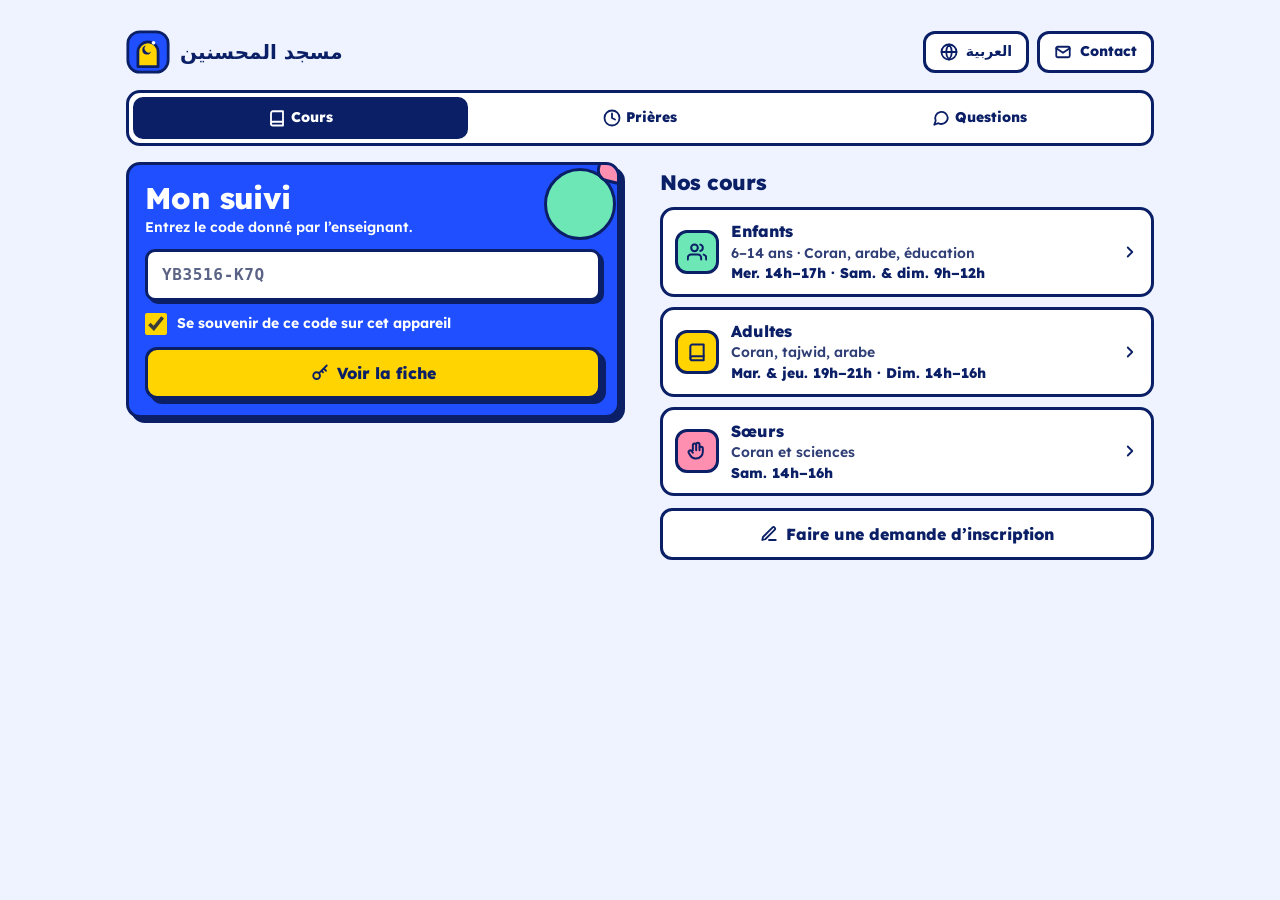
<file: index.html>
<!doctype html>
<html lang="fr">
<head>
<meta charset="utf-8">
<meta name="viewport" content="width=device-width, initial-scale=1, viewport-fit=cover">
<title>Suivi</title>
<meta name="description" content="Suivi pédagogique : Coran, Langue & Religion, assiduité. Les parents consultent la fiche avec un simple code.">
<meta name="theme-color" content="#1F4FFF">
<meta name="apple-mobile-web-app-capable" content="yes">
<meta name="apple-mobile-web-app-status-bar-style" content="default">
<meta name="apple-mobile-web-app-title" content="Suivi">
<link rel="manifest" href="manifest.webmanifest">
<link rel="icon" href="icons/icon-192.png">
<link rel="apple-touch-icon" href="icons/apple-touch-icon.png">
<link rel="preconnect" href="https://fonts.googleapis.com">
<link rel="preconnect" href="https://fonts.gstatic.com" crossorigin>
<link href="https://fonts.googleapis.com/css2?family=Lexend:wght@400;500;600;700;800&family=Cairo:wght@500;600;700;800&display=swap" rel="stylesheet">
<link rel="stylesheet" href="css/app.css">
<link href="https://fonts.googleapis.com/css2?family=Inter:wght@400;500;600;700&display=swap" rel="stylesheet">
<link rel="stylesheet" href="css/q.css">
</head>
<body>
<div id="app"><div class="page"><p>Chargement…</p></div></div>
<noscript><div class="page"><p>Cette application a besoin de JavaScript.</p></div></noscript>
<script type="module" src="js/app.js"></script>
</body>
</html>
</file>
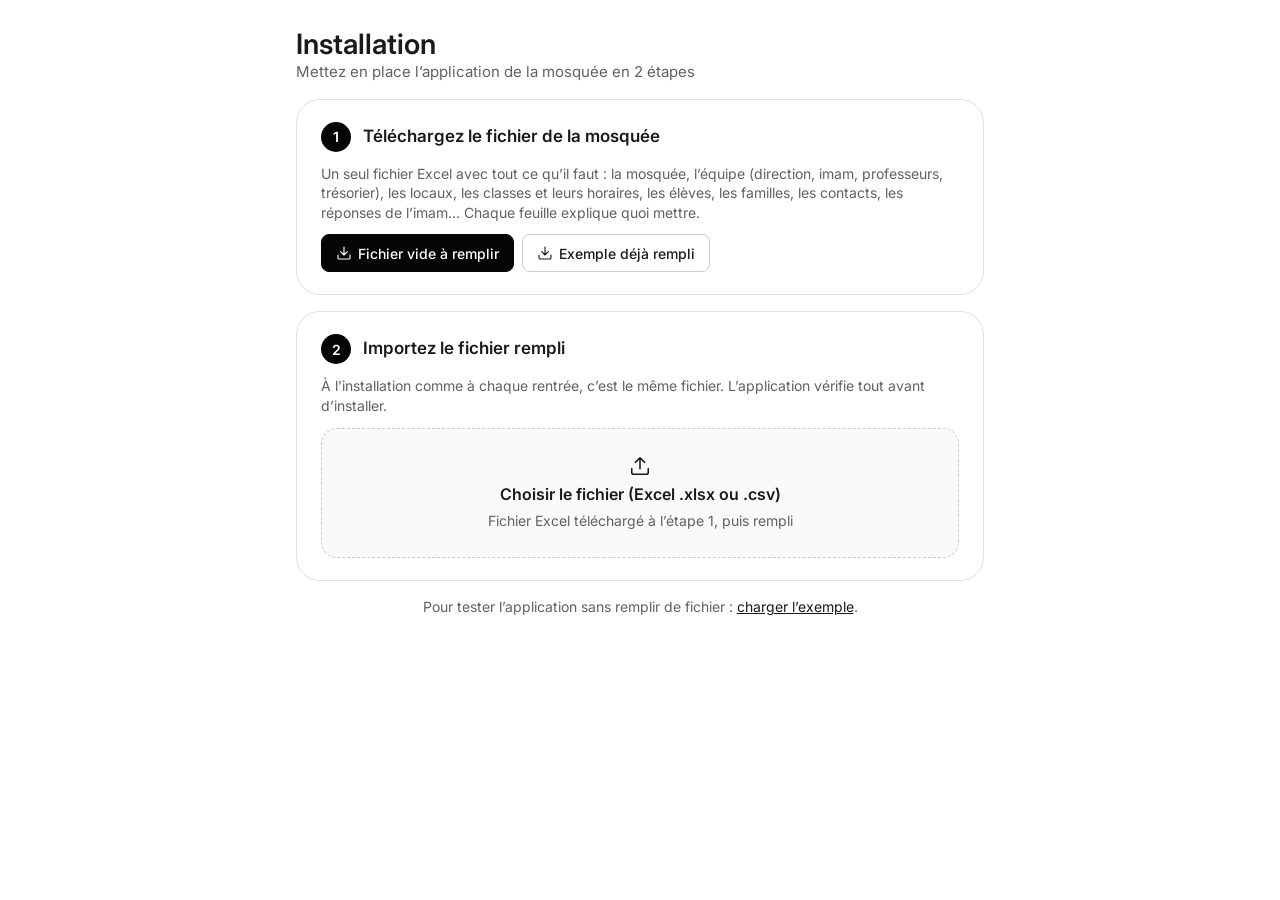
<file: connexion/index.html>
<!doctype html>
<html lang="fr">
<head>
<meta charset="utf-8">
<meta name="robots" content="noindex, nofollow">
<meta name="viewport" content="width=device-width, initial-scale=1">
<title>Connexion · équipe</title>
<script>location.replace('../#/login');</script>
</head>
<body><p><a href="../#/login">Aller à la connexion de l’équipe</a></p></body>
</html>
</file>
<file: css/app.css>
/* Suivi — thème C5 « Pastille Pop » */
:root{
  --ink:#0B1F66; --muted:#2F3E75; --primary:#1F4FFF; --onprimary:#FFFFFF;
  --yellow:#FFD400; --blue2:#9DB5FF; --pink:#FF8FB1; --mint:#6EE7B7;
  --surface:#FFFFFF; --field:#F4F7FF; --bg:#EEF3FF; --hi:#FFF6BF; --neutral:#EEF2FF;
  --present:#6EE7B7; --onpresent:#053B2A; --absent:#FF5A5F; --onabsent:#2B0001; --prev:#FFD400; --onprev:#0B1F66;
  --v:#1F4FFF; --onv:#FFFFFF; --c:#FFD400; --onc:#0B1F66; --n:#EEF2FF; --onn:#3D4E85;
  --bw:3px; --sh:5px 5px 0 var(--ink); --r:14px; --rb:12px; --ri:10px;
  --font:'Lexend',system-ui,-apple-system,'Segoe UI',sans-serif;
}
*{box-sizing:border-box}
html{-webkit-text-size-adjust:100%}
body{margin:0;font-family:var(--font);color:var(--ink);background:var(--bg);font-size:16px;line-height:1.4;min-height:100dvh}
a{color:var(--primary);font-weight:700}
a:hover{color:var(--ink)}
button,input,select,textarea{font:inherit;color:inherit}
:focus-visible{outline:3px solid var(--primary);outline-offset:2px}
h1,h2,h3{margin:0;letter-spacing:-.02em;font-weight:800}
h1{font-size:30px;line-height:1.1}
h2{font-size:21px}
h3{font-size:17px}
p{margin:0}
.mut{color:var(--muted)}
.small{font-size:13px}
.tiny{font-size:12px}
.b{font-weight:800}
.center{text-align:center}
.hide{display:none!important}
.sr{position:absolute;width:1px;height:1px;overflow:hidden;clip:rect(0 0 0 0);white-space:nowrap}

/* layout */
.page{max-width:1100px;margin:0 auto;padding:18px 16px 120px;display:flex;flex-direction:column;gap:16px}
.page.narrow{max-width:560px}
.row{display:flex;align-items:center;gap:12px}
.row.wrap{flex-wrap:wrap}
.row.between{justify-content:space-between}
.col{display:flex;flex-direction:column;gap:12px}
.grow{flex:1 1 auto;min-width:0}
.grid2{display:grid;grid-template-columns:repeat(2,minmax(0,1fr));gap:14px}
.grid3{display:grid;grid-template-columns:repeat(3,minmax(0,1fr));gap:10px}
.gridauto{display:grid;grid-template-columns:repeat(auto-fill,minmax(230px,1fr));gap:16px}
@media(max-width:520px){.grid2.stack{grid-template-columns:1fr}}

/* cards & buttons */
.ck{background:var(--surface);border:var(--bw) solid var(--ink);border-radius:var(--r);box-shadow:var(--sh)}
.ck.flat{box-shadow:none}
.pad{padding:16px}
.btn,.btn2,.btnd{min-height:52px;border:var(--bw) solid var(--ink);border-radius:var(--rb);font-size:16px;font-weight:800;cursor:pointer;display:inline-flex;align-items:center;justify-content:center;gap:8px;padding:0 20px;text-decoration:none;white-space:nowrap;transition:transform .06s,box-shadow .06s}
.btn{background:var(--primary);color:var(--onprimary);box-shadow:var(--sh)}
.btn2{background:var(--surface);color:var(--ink)}
.btnd{background:var(--surface);color:var(--ink);border-color:var(--absent)}
.btn:active{transform:translate(3px,3px);box-shadow:2px 2px 0 var(--ink)}
.btn:hover,.btn2:hover{color:inherit}
.btn:hover{color:var(--onprimary)}
.btn.y{background:var(--yellow);color:var(--ink)}
.full{width:100%}
.sm{min-height:42px;font-size:14px;padding:0 14px}
.ib{width:44px;height:44px;border-radius:999px;border:var(--bw) solid var(--ink);background:var(--surface);color:var(--ink);display:inline-flex;align-items:center;justify-content:center;cursor:pointer;flex-shrink:0;padding:0;text-decoration:none}
.ib.sm{width:38px;height:38px;min-height:0}
.pill{display:inline-flex;align-items:center;gap:6px;font-size:12px;font-weight:800;padding:4px 10px;border-radius:999px;white-space:nowrap;border:2px solid var(--ink)}
.av{border-radius:999px;border:var(--bw) solid var(--ink);display:inline-flex;align-items:center;justify-content:center;font-weight:800;flex-shrink:0;color:var(--ink)}
.sep{height:1px;background:var(--neutral);border:0;margin:0}

/* forms */
label.lbl,.lbl{font-size:14px;font-weight:700;display:block;margin-bottom:6px}
.inp{width:100%;min-height:52px;border:var(--bw) solid var(--ink);border-radius:var(--ri);background:var(--field);padding:0 14px;font-size:16px;font-weight:600;min-width:0}
textarea.inp{padding:12px 14px;min-height:96px;resize:vertical;line-height:1.45}
.inp[aria-invalid="true"]{border-color:var(--absent);background:#FFF1F1}
.check{display:flex;align-items:center;gap:10px;font-size:14px;font-weight:600;cursor:pointer}
.check input{width:22px;height:22px;accent-color:var(--primary);margin:0}
.field{display:flex;flex-direction:column}
.hint{font-size:12px;color:var(--muted);margin-top:4px;font-weight:600}
.err{background:#FFF1F1;border:var(--bw) solid var(--absent);border-radius:var(--r);padding:12px 14px;font-weight:700;font-size:14px}

/* segmented */
.seg{display:flex;gap:4px;padding:4px;border:var(--bw) solid var(--ink);border-radius:var(--r);background:var(--surface)}
.seg button,.seg a{flex:1 1 0;min-height:42px;border:0;border-radius:var(--ri);background:transparent;font-weight:800;font-size:14px;cursor:pointer;color:var(--ink);text-decoration:none;display:flex;align-items:center;justify-content:center;padding:0 8px;white-space:nowrap}
.seg .on{background:var(--ink);color:#fff}

/* top bar */
.top{display:flex;align-items:center;gap:12px;padding-top:6px}
.top .grow h1{font-size:26px}
.logo{width:44px;height:44px;border-radius:12px;background:var(--primary);border:var(--bw) solid var(--ink);display:inline-flex;align-items:center;justify-content:center;color:var(--yellow);flex-shrink:0}
.demo{background:var(--ink);color:#fff;font-size:12px;font-weight:600;padding:6px 14px;display:flex;gap:10px;justify-content:center;align-items:center;flex-wrap:wrap}
.demo a{color:var(--yellow)}

/* prof shell */
.shell{display:flex;min-height:calc(100dvh - 30px)}
.side{display:none}
.tabbar{position:fixed;left:0;right:0;bottom:0;z-index:20;background:var(--surface);border-top:var(--bw) solid var(--ink);display:flex;justify-content:space-around;padding:6px 4px calc(8px + env(safe-area-inset-bottom))}
.tabbar a{display:flex;flex-direction:column;align-items:center;gap:2px;font-size:11px;font-weight:700;color:var(--muted);text-decoration:none;min-width:60px}
.tabbar a span{display:flex;padding:3px 14px;border-radius:999px}
.tabbar a.on{color:var(--ink);font-weight:800}
.tabbar a.on span{background:var(--yellow)}
.main{flex:1 1 auto;min-width:0}
@media(min-width:960px){
  .side{display:flex;flex-direction:column;gap:6px;width:264px;flex-shrink:0;background:var(--surface);border-right:var(--bw) solid var(--ink);padding:22px 16px;position:sticky;top:0;height:100dvh;overflow:auto}
  .side .nav{display:flex;align-items:center;gap:10px;min-height:46px;padding:0 14px;border-radius:var(--rb);border:var(--bw) solid transparent;text-decoration:none;font-weight:800;color:var(--ink)}
  .side .nav.on{background:var(--yellow);border-color:var(--ink)}
  .side .sub{display:flex;align-items:center;gap:10px;min-height:36px;padding:0 14px;text-decoration:none;font-weight:600;font-size:14px;color:var(--ink)}
  .tabbar{display:none}
  .page{padding:30px 36px 60px}
  h1{font-size:34px}
}

/* lists */
.list{display:flex;flex-direction:column}
.li{display:flex;align-items:center;gap:12px;padding:10px 0;border-bottom:2px solid var(--neutral);text-decoration:none;color:var(--ink)}
.li:last-child{border-bottom:0}
a.li:hover{color:var(--primary)}
.tile{padding:16px;display:flex;flex-direction:column;justify-content:space-between;gap:10px;min-height:150px;text-decoration:none;color:var(--ink)}
.tile:hover{color:var(--ink);transform:translate(-1px,-1px)}
.tile .big{font-size:40px;font-weight:800;line-height:1}
.stat{padding:12px 10px;text-align:center}
.stat .v{font-size:26px;font-weight:800;line-height:1.1}
.stat .l{font-size:12px;font-weight:700}

/* mushaf */
.mushaf{display:grid;grid-template-columns:repeat(auto-fill,minmax(46px,1fr));gap:6px}
.mushaf button,.mushaf div{height:46px;border-radius:10px;border:2px solid transparent;font-weight:800;font-size:14px;display:flex;align-items:center;justify-content:center;cursor:pointer;padding:0}
.s-v{background:var(--v);color:var(--onv)}
.s-c{background:var(--c);color:var(--onc);border-color:var(--ink)!important;border-width:3px!important}
.s-n{background:var(--n);color:var(--onn)}
.legend{display:flex;gap:14px;flex-wrap:wrap;font-size:12px;font-weight:700}
.legend span{display:inline-flex;align-items:center;gap:6px}
.legend i{width:16px;height:16px;border-radius:5px;display:inline-block}
.bar{height:16px;border:var(--bw) solid var(--ink);border-radius:999px;overflow:hidden;background:var(--surface)}
.bar i{display:block;height:100%;background:var(--v)}

/* appel */
.appel-row{display:flex;align-items:center;gap:8px;padding:8px 8px 8px 14px}
.st-btn{width:48px;height:48px;border-radius:999px;border:var(--bw) solid var(--ink);background:var(--surface);color:var(--ink);display:inline-flex;align-items:center;justify-content:center;cursor:pointer;padding:0;flex-shrink:0}
.st-btn.on-P{background:var(--present);color:var(--onpresent)}
.st-btn.on-A{background:var(--absent);color:var(--onabsent)}
.st-btn.on-E{background:var(--prev);color:var(--onprev)}
@media(min-width:700px){.st-btn{width:auto;padding:0 16px;border-radius:var(--rb);gap:6px}.st-btn .lab{display:inline}}
.st-btn .lab{display:none;font-weight:800;font-size:14px}

/* notes / thread */
.thread{display:flex;flex-direction:column;gap:10px}
.msg{background:var(--hi);border:2px solid var(--ink);border-radius:14px 14px 14px 4px;padding:10px 12px;display:flex;flex-direction:column;gap:6px;max-width:100%}
.msg .meta{font-size:12px;font-weight:700;color:var(--muted);display:flex;justify-content:space-between;gap:8px;align-items:center}
.msg audio{width:100%;height:40px}
.msg .txt{white-space:pre-wrap;font-size:15px;font-weight:500;overflow-wrap:anywhere}
.composer{display:flex;flex-direction:column;gap:10px}
.rec{display:flex;align-items:center;gap:10px;font-weight:800;font-size:14px}
.rec .dot{width:12px;height:12px;border-radius:99px;background:var(--absent);animation:blink 1s infinite}
.mic.on{background:var(--absent);color:var(--onabsent)}
@keyframes blink{50%{opacity:.2}}

/* modal */
.modal{position:fixed;inset:0;z-index:50;background:rgba(11,31,102,.45);display:flex;align-items:flex-end;justify-content:center}
.sheet{background:var(--surface);border:var(--bw) solid var(--ink);border-bottom:0;border-radius:22px 22px 0 0;width:100%;max-width:620px;max-height:92dvh;overflow:auto;padding:14px 18px calc(22px + env(safe-area-inset-bottom));display:flex;flex-direction:column;gap:14px}
.sheet .handle{width:48px;height:5px;border-radius:3px;background:var(--muted);align-self:center;flex-shrink:0}
@media(min-width:700px){.modal{align-items:center}.sheet{border-radius:20px;border-bottom:var(--bw) solid var(--ink);box-shadow:var(--sh)}.sheet .handle{display:none}}
.toast{position:fixed;left:50%;bottom:96px;transform:translateX(-50%);z-index:60;background:var(--ink);color:#fff;padding:12px 18px;border-radius:12px;font-weight:700;font-size:14px;box-shadow:4px 4px 0 var(--yellow);max-width:90vw}
@media(min-width:960px){.toast{bottom:30px}}

/* public home */
.hero{position:relative;height:250px;overflow:hidden}
.hero i{position:absolute;border:var(--bw) solid var(--ink);display:block}
@media(min-width:960px){.home-grid{display:grid;grid-template-columns:1fr 1fr;gap:40px;align-items:center;min-height:70dvh}.hero{height:520px}}
.code{font-weight:800;letter-spacing:.04em;overflow-wrap:anywhere}
.fiche-tabs{position:fixed;left:0;right:0;bottom:0;z-index:20}
@media(min-width:960px){.fiche-tabs{position:static;border:var(--bw) solid var(--ink)!important;border-radius:var(--r);box-shadow:var(--sh)}}
.desk{display:none!important}
@media(min-width:960px){.desk{display:flex!important}}
input:checked + .swatch{outline:4px solid var(--ink);outline-offset:3px}
input:focus-visible + .swatch{outline:3px solid var(--primary);outline-offset:3px}

/* ---------- arabe (de droite à gauche) ---------- */
[dir="rtl"]{--sh:-5px 5px 0 var(--ink);--font:'Lexend','Cairo',system-ui,sans-serif}
[dir="rtl"] body{font-family:'Cairo','Lexend',system-ui,sans-serif}
[dir="rtl"] .fl{transform:scaleX(-1)}
[dir="rtl"] .btn:active{transform:translate(-3px,3px);box-shadow:-2px 2px 0 var(--ink)}
[dir="rtl"] .msg{border-radius:14px 14px 4px 14px}
[dir="rtl"] .toast{box-shadow:-4px 4px 0 var(--yellow)}
[dir="rtl"] h1,[dir="rtl"] h2,[dir="rtl"] h3{letter-spacing:0}
.code,input.code,#code{direction:ltr;unicode-bidi:isolate}
[dir="rtl"] input.code,[dir="rtl"] #code{text-align:right}
.btn:disabled{opacity:.4;cursor:not-allowed;box-shadow:none;transform:none}

/* planning des locaux */
.lt-wrap{overflow-x:auto;-webkit-overflow-scrolling:touch}
.lt{border-collapse:separate;border-spacing:3px;width:100%;min-width:max-content}
.lt th{font-size:12px;font-weight:800;padding:4px 6px;text-align:center;white-space:nowrap}
.lt thead th{position:sticky;top:0;background:var(--surface)}
.lt .lt-h{position:sticky;left:0;background:var(--surface);text-align:right;vertical-align:top;font-size:11px;color:var(--muted);min-width:38px;padding:0 6px 0 0;transform:translateY(-7px)}
.lt td{min-width:96px;height:18px;border-radius:6px;padding:0}
.lt-free{background:#D6F8EA}
.lt-busy{background:var(--absent);color:var(--onabsent);border:2px solid var(--ink)}
.lt-conf{background:repeating-linear-gradient(45deg,var(--absent) 0 8px,var(--yellow) 8px 16px)}
.lt-btn{all:unset;box-sizing:border-box;display:flex;flex-direction:column;gap:2px;width:100%;height:100%;padding:4px 6px;cursor:pointer;font-size:12px;line-height:1.2}
.lt-btn:focus-visible{outline:3px solid var(--primary)}
/* barre de progression (cotisations) */
.prog{height:14px;border:var(--bw) solid var(--ink);border-radius:999px;background:var(--surface);overflow:hidden}
.prog span{display:block;height:100%;background:var(--present)}

/* espace public : prières */
.pub{padding-bottom:120px}
.prayers{display:grid;grid-template-columns:repeat(3,1fr);gap:10px}
@media(min-width:760px){.prayers{grid-template-columns:repeat(6,1fr)}}
.pr{display:flex;flex-direction:column;align-items:center;gap:2px;padding:12px 6px;text-align:center}
.pr .pt{font-size:26px;font-weight:800;line-height:1.1}
.pr.on{background:var(--yellow)}
.pr.sun{background:var(--neutral)}

/* comptes : choix du rôle */
.seg label{display:flex}
.rolebtn{flex:1;display:flex;align-items:center;justify-content:center;min-height:42px;border-radius:var(--ri);font-weight:800;font-size:14px;cursor:pointer;padding:0 8px;text-align:center}
.seg input:checked + .rolebtn{background:var(--ink);color:#fff}
.seg input:focus-visible + .rolebtn{outline:3px solid var(--primary)}
/* espace comptabilité */
.compta .side .nav.on{background:var(--mint)}
.compta .tabbar a.on span{background:var(--mint)}
.grid4{display:grid;grid-template-columns:repeat(2,1fr);gap:12px}
@media(min-width:900px){.grid4{grid-template-columns:repeat(4,1fr)}}
.kpi{font-size:26px;font-weight:800;line-height:1.1}
.hbar{height:12px;border-radius:999px;background:var(--neutral);overflow:hidden}
.hbar span{display:block;height:100%;border-radius:999px}
.dot{display:inline-block;width:12px;height:12px;border-radius:4px;vertical-align:-1px}
.tbl{width:100%;border-collapse:collapse;font-size:14px}
.tbl th{text-align:start;padding:8px 10px;background:var(--neutral);font-size:13px}
.tbl td{padding:8px 10px;border-top:2px solid var(--neutral)}
.pos{color:#0A7A50}.neg{color:#C0262C}
@media print{.side,.tabbar,.demo,button,.seg{display:none!important}.page{padding:0!important}.ck{box-shadow:none!important}}

/* petits écrans : rien ne doit dépasser */
.seg label{flex:1 1 0;min-width:0}
.rolebtn{white-space:normal;line-height:1.15;padding:4px 6px}
.grid4>*,.grid3>*,.grid2>*,.gridauto>*{min-width:0}
.kpi{font-size:clamp(18px,5.6vw,26px);overflow-wrap:anywhere}
.ck{min-width:0}
.li{min-width:0}
.li .grow{min-width:0;overflow-wrap:anywhere}
.tbl td,.tbl th{white-space:nowrap}
.tbl td:nth-child(3){white-space:normal}
@media(max-width:420px){.page{padding-left:12px;padding-right:12px}.grid4{gap:8px}.grid3{gap:8px}}
.kpis{display:grid;grid-template-columns:repeat(auto-fit,minmax(150px,1fr));gap:12px}
@media(max-width:420px){.kpis{grid-template-columns:repeat(2,minmax(0,1fr));gap:8px}}
.tbl td:first-child{white-space:normal}

@media(max-width:420px){.seg.roles{flex-direction:column}.hide-sm{display:none}}
.btn2.on-pill{background:var(--yellow)}

/* emploi du temps des salles : export PDF */
@media print{
  .noprint{display:none!important}
  .pdf .lt-card{break-inside:avoid;page-break-inside:avoid;margin-bottom:10px}
  .lt-wrap{overflow:visible!important}
  .lt td,.lt th{-webkit-print-color-adjust:exact;print-color-adjust:exact}
  .lt-free{background:#FFFFFF!important;border:1px solid #D5DCF2}
  .lt-busy{-webkit-print-color-adjust:exact;print-color-adjust:exact}
  body{background:#FFFFFF}
  .pdf{padding:0!important;gap:8px!important}
  .pdf .ck{box-shadow:none!important;padding:8px 10px!important;border-width:2px!important}
  .pdf .lt{border-spacing:1px;table-layout:fixed;width:100%;min-width:0}
  .pdf .lt td{height:9px;min-width:0}
  .pdf .lt th{font-size:9px;padding:1px 3px}
  .pdf .lt .lt-h{font-size:8px;transform:translateY(-5px)}
  .pdf .lt-btn{font-size:8px;padding:1px 3px;gap:0}
  .pdf h2{font-size:15px}
  .pdf .pill{font-size:9px;padding:1px 6px}
}

/* emploi du temps « agenda » (salles) */
.cal-wrap{overflow-x:auto;-webkit-overflow-scrolling:touch}
.cal{display:flex;min-width:max-content;width:100%}
.cal-col{flex:1 1 0;min-width:92px;display:flex;flex-direction:column}
.cal-axcol{flex:0 0 40px;min-width:40px}
.cal-head{height:30px;display:flex;align-items:center;justify-content:center;font-weight:800;font-size:13px;border-bottom:var(--bw) solid var(--ink);white-space:nowrap;padding:0 4px}
.cal-axis{position:relative}
.cal-axis span{position:absolute;right:6px;transform:translateY(-50%);font-size:11px;font-weight:700;color:var(--muted)}
.cal-axis span:first-child{transform:none}
.cal-body{position:relative;border-inline-start:2px solid var(--neutral);background-image:linear-gradient(to bottom,var(--neutral) 1.5px,transparent 1.5px);background-color:var(--surface)}
.cal-col:last-child .cal-body{border-inline-end:2px solid var(--neutral)}
.cal-ev{all:unset;box-sizing:border-box;position:absolute;left:4px;right:4px;border:2.5px solid var(--ink);border-radius:10px;padding:3px 6px;display:flex;flex-direction:column;gap:1px;font-size:12px;line-height:1.15;overflow:hidden;box-shadow:2px 2px 0 var(--ink);cursor:pointer;color:var(--ink)}
div.cal-ev{cursor:default}
.cal-ev:focus-visible{outline:3px solid var(--primary)}
.cal-t{font-size:11px;font-weight:600}
@media print{
  .pdf .cal-head{height:18px;font-size:9px;border-bottom-width:1.5px}
  .pdf .cal-col{min-width:0}
  .pdf .cal{min-width:0}
  .pdf .cal-axcol{flex-basis:26px;min-width:26px}
  .pdf .cal-axis span{font-size:7px;right:3px}
  .pdf .cal-ev{font-size:8px;padding:1px 3px;border-width:1.5px;border-radius:5px;box-shadow:none;left:2px;right:2px;-webkit-print-color-adjust:exact;print-color-adjust:exact}
  .pdf .cal-t{font-size:7px}
  .pdf .cal-body{-webkit-print-color-adjust:exact;print-color-adjust:exact}
}

/* Prières · design T3 : la journée en bandes */
.pt3-stack{display:flex;flex-direction:column;gap:9px}
.pt3{display:flex;align-items:center;gap:12px;border:var(--bw) solid var(--ink);border-radius:14px;box-shadow:5px 5px 0 var(--ink);padding:11px 14px;transform:rotate(var(--rot,0deg))}
.pt3 .pt3-n{font-size:19px;line-height:1.1}
.pt3-t{font-size:24px;font-weight:800;letter-spacing:-1px}
.pt3-t.big{font-size:32px}
.pt3.past{background:var(--neutral);color:var(--muted);box-shadow:none;padding:7px 14px}
.pt3-chk{width:30px;height:30px;flex:none;border-radius:999px;background:var(--surface);border:2.5px solid var(--ink);display:flex;align-items:center;justify-content:center;color:var(--ink);box-sizing:border-box}
.pt3-next{background:var(--ink);color:#fff;border:var(--bw) solid var(--ink);border-radius:14px;box-shadow:5px 5px 0 var(--primary);padding:14px 16px;transform:rotate(var(--rot,0deg))}
.pt3-big{font-size:44px;font-weight:800;line-height:1.05}
.pt3-cd{flex:none;display:flex;flex-direction:column;align-items:center;background:var(--yellow);color:var(--ink);border:2.5px solid #fff;border-radius:12px;padding:8px 12px;text-align:center;line-height:1.1}
.pt3-cd b{font-size:20px}.pt3-cd span{font-size:11px;font-weight:800}
@media(min-width:760px){.pt3-stack{max-width:620px}}

/* Questions · design Z1·I : la grande bulle + Fréquentes / Récentes */
.qz-bubble{position:relative;background:var(--yellow);border:var(--bw) solid var(--ink);border-radius:26px;box-shadow:5px 5px 0 var(--ink);padding:18px;display:flex;flex-direction:column;gap:10px;margin-bottom:22px}
.qz-h{font-size:24px;line-height:1.15;margin:0}
.qz-bubble textarea{background:#fff}
.btn.ink{background:var(--ink);color:#fff}
.qz-tail{position:absolute;left:40px;bottom:-28px}
[dir=rtl] .qz-tail{left:auto;right:40px;transform:scaleX(-1)}
.qz-who{display:flex;align-items:center;gap:8px;margin:-18px 0 0 92px}
[dir=rtl] .qz-who{margin:-18px 92px 0 0}
.qz-tabs{display:flex;align-items:baseline;gap:16px;margin-top:6px}
.qz-tabs a{font-size:20px;font-weight:800;color:#9AA6CC;text-decoration:none}
.qz-tabs a.on{font-size:26px;color:var(--ink)}
.qz-list{padding:2px 14px;display:flex;flex-direction:column}
.qz-item{border-top:2px solid var(--neutral)}.qz-item:first-child{border-top:0}
.qz-item summary{list-style:none;display:flex;gap:10px;align-items:flex-start;padding:11px 2px;cursor:pointer}
.qz-item summary::-webkit-details-marker{display:none}
.qz-q{font-size:15px;line-height:1.3}
.qz-chev{margin-top:14px;display:flex;transition:transform .15s}
.qz-item[open] .qz-chev{transform:rotate(90deg)}
.qz-a{padding:0 2px 12px;white-space:pre-wrap;font-weight:500;line-height:1.5;color:var(--muted)}
@media(min-width:760px){.qz-bubble{max-width:560px}.qz-h{font-size:30px}}
.up{text-transform:uppercase}
[dir=rtl] .up{text-transform:none}

/* Cours · design W1 « Mon suivi » */
.w1-grid{align-items:start!important;min-height:0!important}
.w1-card{position:relative;overflow:hidden;background:var(--primary);color:#fff;border:var(--bw) solid var(--ink);border-radius:14px;box-shadow:5px 5px 0 var(--ink);padding:16px;display:flex;flex-direction:column;gap:12px}
.w1-h{font-size:23px;line-height:1.15;margin:0;color:#fff}
.w1-blob{position:absolute;right:-26px;top:-24px;width:110px;height:110px;pointer-events:none}
[dir=rtl] .w1-blob{right:auto;left:-26px}
.w1-blob i{position:absolute;border:3px solid var(--ink);box-sizing:border-box}
.w1-blob i:first-child{width:72px;height:72px;border-radius:999px;background:var(--mint);right:27px;top:27px}
.w1-blob i:last-child{width:44px;height:44px;border-radius:12px;background:var(--pink);right:0;top:0;transform:rotate(14deg)}
.w1-in{position:relative;background:#fff!important;color:var(--ink);box-shadow:3px 3px 0 var(--ink);font-family:ui-monospace,Menlo,monospace;font-size:16px}
.w1-check{position:relative;color:#fff;font-weight:700}.w1-check input{accent-color:var(--yellow)}
.w1-err{position:relative;display:flex;gap:8px;align-items:center;background:var(--pink);color:var(--ink);border:2.5px solid var(--ink);border-radius:12px;padding:8px 10px;font-size:13px;font-weight:800}
.btn.y{position:relative;background:var(--yellow);color:var(--ink)}
.w1-c{display:flex;gap:12px;align-items:center;background:var(--surface);border:var(--bw) solid var(--ink);border-radius:14px;padding:10px 12px}
.w1-ic{width:44px;height:44px;flex:none;border-radius:12px;border:var(--bw) solid var(--ink);display:flex;align-items:center;justify-content:center;box-sizing:border-box}
@media(min-width:960px){.w1-h{font-size:30px}}
.cd{font-variant-numeric:tabular-nums;letter-spacing:.5px}

/* Demandes d’inscription */
.dm-set{border:var(--bw) solid var(--ink);margin:0;gap:10px}
.dm-set legend{padding:0 6px;font-size:16px}
.dm-opts{display:flex;flex-direction:column;gap:8px}
.dm-opts.two{flex-direction:row}.dm-opts.two .dm-opt{flex:1}
.dm-opt{display:flex;align-items:center;gap:10px;border:2.5px solid var(--ink);border-radius:12px;padding:10px 12px;background:var(--surface);cursor:pointer;min-height:44px;box-sizing:border-box}
.dm-opt input{width:20px;height:20px;accent-color:var(--primary);flex:none}
.dm-opt:has(input:checked){background:var(--yellow);box-shadow:3px 3px 0 var(--ink)}
.dm-ok{align-items:center;text-align:center;gap:12px}
.dm-okic{width:64px;height:64px;border-radius:999px;background:var(--mint);border:var(--bw) solid var(--ink);display:flex;align-items:center;justify-content:center;box-shadow:4px 4px 0 var(--ink)}
@media(min-width:760px){.dm-form{max-width:640px}}

/* ===== Espace équipe : même style que l'espace public ===== */
.hero2{background:var(--ink);color:#fff;border:var(--bw) solid var(--ink);border-radius:14px;box-shadow:5px 5px 0 var(--hs,var(--primary));padding:14px 16px;display:flex;flex-direction:column;gap:10px}
.hero-l{color:var(--yellow);letter-spacing:1.5px;text-transform:uppercase}[dir=rtl] .hero-l{text-transform:none}
.hero-big{font-size:30px;font-weight:800;line-height:1.1}
.hero-s{color:var(--blue2)}
.hero-chip{flex:none;display:flex;flex-direction:column;align-items:center;background:var(--yellow);color:var(--ink);border:2.5px solid #fff;border-radius:12px;padding:8px 12px;text-align:center;line-height:1.1}
.hero-chip b{font-size:18px}.hero-chip span{font-size:11px;font-weight:800}
.hero2 .btn,.hero2 .btn2{border-color:#fff}.hero2 .btn2{background:transparent;color:#fff}
.hero-bar{height:10px;border-radius:999px;background:#2B3F86;overflow:hidden}.hero-bar span{display:block;height:100%;background:var(--yellow)}
.bds{display:flex;flex-direction:column;gap:9px}
.bd{display:flex;align-items:center;gap:12px;border:var(--bw) solid var(--ink);border-radius:14px;box-shadow:5px 5px 0 var(--ink);padding:11px 14px;transform:rotate(var(--rot,0deg));color:var(--ink);text-decoration:none}
a.bd:hover{color:var(--ink);transform:rotate(var(--rot,0deg)) translate(-1px,-1px)}
.bd-t{font-size:18px;font-weight:800;line-height:1.15}
.bd-r{font-size:20px;font-weight:800;white-space:nowrap}
.bd-ic{width:40px;height:40px;flex:none;border-radius:12px;background:var(--surface);border:var(--bw) solid var(--ink);display:flex;align-items:center;justify-content:center;box-sizing:border-box}
.bd.past{background:var(--neutral);color:var(--muted);box-shadow:none;padding:7px 14px}
.bd-chk{width:28px;height:28px;flex:none;border-radius:999px;background:var(--surface);border:2.5px solid var(--ink);display:flex;align-items:center;justify-content:center;color:var(--ink);box-sizing:border-box}
.bd-pt{font-size:14px}.bd-ps{font-weight:700}
.btabs{display:flex;align-items:baseline;gap:14px;flex-wrap:wrap}
.btabs a{font-size:18px;font-weight:800;color:#9AA6CC;text-decoration:none}
.btabs a.on{font-size:24px;color:var(--ink)}
/* les segments de navigation (liens) deviennent des onglets en grands titres */
.seg:not(.desk):has(> a){border:0;background:transparent;padding:0;gap:14px;flex-wrap:wrap;align-items:baseline;overflow:visible!important}
.seg:not(.desk):has(> a) a{flex:0 0 auto;min-height:0;padding:0;font-size:17px;color:#9AA6CC;background:transparent!important}
.seg:not(.desk):has(> a) a.on{font-size:23px;color:var(--ink)}
/* toutes les zones d'écriture deviennent la bulle jaune */
.composer.bubble{position:relative;background:var(--yellow);border:var(--bw) solid var(--ink);border-radius:24px;box-shadow:5px 5px 0 var(--ink);padding:14px;margin-bottom:20px}
.composer.bubble::after{content:"";position:absolute;left:34px;bottom:-20px;width:26px;height:20px;background:var(--yellow);border-left:var(--bw) solid var(--ink);clip-path:polygon(0 0,100% 0,0 100%);border-bottom:0}
.composer.bubble::before{content:"";position:absolute;left:34px;bottom:-23px;width:30px;height:23px;background:var(--ink);clip-path:polygon(0 0,100% 0,0 100%)}
.composer.bubble textarea,.composer.bubble .inp{background:#fff}
.composer.bubble .btn{background:var(--ink);color:#fff}
.composer.bubble .btn2{background:#fff}
/* carte bleue (formulaires de saisie) */
.bcard{position:relative;overflow:hidden;background:var(--primary);color:#fff;border:var(--bw) solid var(--ink);border-radius:14px;box-shadow:5px 5px 0 var(--ink);padding:16px}
.bcard .lbl,.bcard label{color:#fff}.bcard .hint{color:#DCE3FF}
.bcard .inp,.bcard select,.bcard input,.bcard textarea{background:#fff;color:var(--ink)}
.bcard input[type=checkbox]{accent-color:var(--yellow)}
.bcard .btn{background:var(--yellow);color:var(--ink)}
.bcard>*{position:relative}
.bcard .w1-blob{position:absolute}
/* en-tête de l'espace équipe (téléphone) */
.ihead{display:flex;align-items:center;gap:10px;padding:14px 16px 0}
.ihead .who{width:44px;height:44px;flex:none;border-radius:999px;border:var(--bw) solid var(--ink);display:flex;align-items:center;justify-content:center;font-weight:800;font-size:14px;box-sizing:border-box;text-decoration:none;color:var(--ink)}
@media(min-width:960px){.ihead{display:none}}
.wl{padding:2px 14px}
/* titres de section en grand (comme « Fréquentes ») */
.sec-t{font-size:24px;font-weight:800;line-height:1.1;margin:10px 0 -2px;display:flex;align-items:center;gap:8px}
button.bd{border:var(--bw) solid var(--ink)}
.bcard h2{color:#fff}
/* lisibilité dans les cartes bleues : choix segmentés et textes secondaires */
.bcard .seg label,.bcard .seg .rolebtn,.bcard .seg a,.bcard .seg button{color:var(--ink)}
.bcard .seg input:checked + .rolebtn{background:var(--ink);color:#fff}
.bcard .mut,.bcard .tiny.mut,.bcard .small.mut,.bcard .hint{color:#DCE3FF!important}
.bcard .ck,.bcard .li{color:var(--ink)}
.bcard .ck .mut,.bcard .li .mut{color:var(--muted)!important}
.bcard a:not(.btn):not(.btn2){color:#fff}
/* ===== Lisibilité (audit global) : tailles minimales, contrastes renforcés ===== */
.small{font-size:14px}
.tiny{font-size:13px}
.hint{font-size:13px;color:var(--muted)}
.pill{font-size:13px}
.tabbar a{font-size:12.5px}
.hero-chip span,.pt3-cd span{font-size:12px}
.cal-t{font-size:12px!important}
.cal-axis span{font-size:12px}
::placeholder{color:#5A6385;opacity:1}
/* onglets en grands titres : l'onglet inactif reste lisible */
.qz-tabs a,.seg:not(.desk):has(> a) a,.btabs a{color:#5A6385}
.qz-tabs a.on,.seg:not(.desk):has(> a) a.on,.btabs a.on{color:var(--ink)}
/* cartes bleues : tout le texte en blanc franc */
.bcard,.bcard p,.bcard .mut,.bcard .tiny,.bcard .small,.bcard .hint,.bcard summary{color:#fff!important}
.bcard .hint,.bcard p,.bcard .tiny,.bcard .small{font-weight:600}
.bcard .ck,.bcard .ck *:not(.btn),.bcard .li,.bcard .seg label,.bcard .seg .rolebtn,.bcard .pill{color:var(--ink)!important}
.bcard .seg input:checked + .rolebtn{color:#fff!important}
/* sur fonds de couleur (bandes, cartes, pastilles), le texte secondaire passe en encre */
.bd .mut,.bd .tiny,.ck[style*="background:var(--yellow)"] .mut,.ck[style*="background:var(--mint)"] .mut,.ck[style*="background:var(--pink)"] .mut,.ck[style*="background:var(--blue2)"] .mut,.ck[style*="background:var(--hi)"] .mut,.w1-card .mut{color:var(--ink)!important}
/* blocs marine : textes secondaires en blanc franc */
.hero2 .hero-s,.hero2 > p,.hero2 > .mut{color:#fff!important}
/* Chourouq : libellé « Lever du soleil » fin et discret, avec un petit soleil levant */
.sun-l{display:flex;align-items:center;gap:4px;font-size:13px;font-weight:400;line-height:1.2;color:var(--muted)}
.sun-l.big{font-size:14px;margin-top:1px}
.pt3.past .sun-l{color:inherit}
.sun-l svg{flex:none}
.brand{flex:none;display:block}
/* Fiche · carte du nom avec le prochain cours en pied de carte (H3) */
.fid{padding:0;overflow:hidden}
.fid-in{padding:14px 16px;gap:12px}
.fid-nx{display:flex;align-items:center;gap:10px;background:var(--ink);color:#fff;border-top:var(--bw) solid var(--ink);padding:9px 14px 9px 16px}
.fid-nx .b{font-size:16px}
.fid-l{font-size:12px;font-weight:800;color:var(--yellow);letter-spacing:1px;text-transform:uppercase}
[dir=rtl] .fid-l{text-transform:none;letter-spacing:0}
.fid-k{flex:none;background:var(--yellow);color:var(--ink);border:2px solid #fff;border-radius:9px;padding:3px 9px;font-weight:800;font-size:14px;white-space:nowrap}
/* formulaire d'inscription en 4 étapes */
.dm-steps{list-style:none;margin:0;padding:0;display:grid;grid-template-columns:repeat(4,1fr);gap:6px}
.dm-steps li{display:flex;flex-direction:column;align-items:center;gap:4px;font-size:12.5px;font-weight:700;color:var(--muted);text-align:center;line-height:1.2}
.dm-steps li span{width:30px;height:30px;border-radius:999px;border:2px solid currentColor;display:inline-flex;align-items:center;justify-content:center;font-size:14px}
.dm-steps li.on{color:var(--ink)}.dm-steps li.on span{background:var(--ink);color:#fff;border-color:var(--ink)}
.dm-steps li.done{color:var(--ink)}.dm-steps li.done span{background:var(--mint)}
.dm-opt.off{opacity:.55;cursor:not-allowed}
/* fiche d'inscription imprimable */
.ins-sheet{background:#FFFFFF;color:#111;border:1px solid #DDD;border-radius:12px;padding:28px 32px;display:flex;flex-direction:column;gap:6px;font-family:Inter,Arial,sans-serif}
.ins-t{font-size:24px;font-weight:700}
.ins-sheet h3{font-size:15px;margin:16px 0 4px;padding-bottom:4px;border-bottom:1.5px solid #111}
.ins-tbl{width:100%;border-collapse:collapse;font-size:14px}
.ins-tbl th{width:34%;text-align:left;font-weight:500;color:#555;padding:7px 8px 7px 0;vertical-align:top}
.ins-tbl td{padding:7px 0;border-bottom:1px solid #EEE}
.pdf-line{display:inline-block;width:100%;border-bottom:1px dotted #999;height:14px}
.ins-sign{display:grid;grid-template-columns:1fr 1fr;gap:16px;margin-top:14px}
.ins-sign>div:first-child{grid-column:1/-1}
.ins-box{border:1px solid #999;border-radius:8px;height:110px;padding:8px 10px}
@media print{body.q .side,body.q .tabbar{display:none!important}.ins-pdf{max-width:none!important}.ins-sheet{border:0;padding:0}.ins-tbl th,.ins-tbl td{padding:5px 0}}
/* choix du paiement : texte toujours foncé, pastille de couleur */
.pay-opt{display:flex;align-items:center;gap:12px;padding:12px 14px;border:2px solid var(--line,#D5DCF2);border-radius:12px;background:#FFFFFF;color:#0B1F66;cursor:pointer}
.pay-opt input{width:22px;height:22px;margin:0;accent-color:#0B1F66}
.pay-opt .b{flex:1}
.pay-opt:has(input:checked){border-color:#0B1F66;background:#F4F6FF}
.pay-dot{width:14px;height:14px;border-radius:999px;flex:none}
.pay-dot.unpaid{background:#C2341D}.pay-dot.partial{background:#E8A200}.pay-dot.paid{background:#0A7F4F}
body.q .pay-opt{border:1px solid var(--q-hair);border-radius:8px;color:#1A1A1A}
body.q .pay-opt:has(input:checked){border-color:#050505;background:#FAFAF8}
body.q .pay-opt input{accent-color:#050505}
[hidden]{display:none!important}
/* choix de la classe : d'abord quand, puis le niveau, puis les places */
.dm-cls{align-items:flex-start;padding:12px 14px}
.dm-cls input{margin-top:4px}
.dm-when{font-size:18px;font-weight:800;line-height:1.25}
.dm-lvl{font-size:14px;font-weight:700}
.dm-meta{font-size:13px;font-weight:600;color:var(--muted)}
.dm-opts.pubs{flex-direction:row;flex-wrap:wrap}
.dm-opts.pubs .dm-opt{flex:1 1 140px}
.w1-link{text-decoration:none;color:var(--ink);cursor:pointer}.w1-link:hover{background:#F4F6FF}
/* confirmations dans l'appli */
.confirm-wrap{z-index:1000;align-items:center}
.sheet.confirm{max-width:420px;width:calc(100% - 32px);display:flex;flex-direction:column;gap:14px;border-radius:18px;margin:auto}
[data-act=dm-addkid]{white-space:normal;height:auto!important;min-height:50px;padding:10px 14px;line-height:1.25;text-align:center}
</file>
<file: css/q.css>
/* ==========================================================================
   Espace interne · thème « Q » (inspiré de Qonto)
   Charbon et blanc, liserés fins, rayons 8 / 24, pastels en touches.
   Actif quand <body class="q"> (connexion, espace prof, direction, compta).
   L'espace public garde sa charte « Pastille Pop ».
   ========================================================================== */
body.q{
  --ink:#1A1A1A; --muted:#616161; --primary:#050505; --onprimary:#FFFFFF;
  --yellow:#FAFFA4; --blue2:#C6E6FB; --pink:#FFDFEA; --mint:#D3F2E3; --hi:#F4F4F2;
  --surface:#FFFFFF; --field:#FFFFFF; --bg:#FFFFFF; --neutral:#F4F4F2;
  --present:#0A7F4F; --onpresent:#FFFFFF; --absent:#C2341D; --onabsent:#FFFFFF; --prev:#B26A00; --onprev:#FFFFFF;
  --v:#050505; --onv:#FFFFFF; --c:#FAFFA4; --onc:#1A1A1A; --n:#F4F4F2; --onn:#616161;
  --bw:1px; --sh:none; --r:24px; --rb:8px; --ri:8px;
  --q-hair:#E0E0E0; --q-hair2:#CCCCCC; --q-side:#F7F7F5; --q-on:#EBEBE8; --q-k:#050505; --q-pos:#0A7F4F; --q-neg:#C2341D; --q-warn:#9A5B00;
  --font:'Inter',system-ui,-apple-system,'Segoe UI',sans-serif;
  background:#FFFFFF; color:var(--ink); font-family:var(--font);
}
body.q *{letter-spacing:0}
body.q h1{font-size:28px;font-weight:600;line-height:1.15}
body.q h2{font-size:18px;font-weight:600}
body.q h3{font-size:16px;font-weight:600}
body.q .b{font-weight:600}
body.q a{font-weight:500}
body.q svg{stroke-width:1.7}
body.q .mut,body.q .hint{color:var(--muted)}
body.q .sec-t{font-size:18px;font-weight:600;margin:6px 0 -4px}

/* --- plus d'ombres décalées ni d'inclinaison --- */
body.q .ck,body.q .bd,body.q .hero2,body.q .tile,body.q .stat,body.q .btn,body.q .btn2,body.q .ib,body.q .bcard,body.q .pill,body.q .av,body.q .st-btn,body.q .composer,body.q .w1-card{box-shadow:none!important;transform:none!important}
body.q .w1-blob,body.q .blob{display:none!important}

/* --- cartes --- */
body.q .ck{background:#FFFFFF!important;border:1px solid var(--q-hair)!important;border-radius:24px}
body.q .ck.flat{border-radius:8px}
body.q .pad{padding:20px 24px}
body.q .tile{background:#FFFFFF!important;border:1px solid var(--q-hair)!important;border-radius:24px;color:var(--ink)}
body.q .tile:hover{background:#FAFAF8!important}
body.q .stat{background:#FFFFFF!important;border:1px solid var(--q-hair)!important;border-radius:24px}
body.q .stat .v,body.q .kpi{font-weight:600;font-variant-numeric:tabular-nums;letter-spacing:0}

/* --- boutons : deux niveaux seulement --- */
body.q .btn,body.q .btn.y,body.q .btn.ink{background:var(--q-k)!important;color:#FFFFFF!important;border:1px solid var(--q-k)!important;border-radius:8px;font-weight:500;min-height:40px}
body.q .btn:hover{background:#2A2A2A!important}
body.q .btn2,body.q .btnd{background:#FFFFFF!important;color:var(--ink)!important;border:1px solid var(--q-hair2)!important;border-radius:8px;font-weight:500;min-height:40px}
body.q .btn2:hover{background:#F7F7F5!important}
body.q .ib{background:#FFFFFF!important;border:1px solid var(--q-hair)!important;border-radius:8px;color:var(--ink)!important}
body.q .pill{background:var(--neutral)!important;border:0!important;border-radius:6px;font-weight:500;color:var(--ink)!important}
body.q .av{border:0!important;border-radius:8px!important;font-weight:600}

/* --- champs --- */
body.q .inp,body.q select.inp,body.q textarea.inp{background:#FFFFFF!important;border:1px solid var(--q-hair2)!important;border-radius:8px;min-height:44px;color:var(--ink)!important}
body.q .inp:focus{border-color:var(--q-k)!important;outline:0}
body.q .field label,body.q .lbl{font-weight:500;color:var(--ink)!important}
body.q .seg{background:#F4F4F2!important;border:0!important;border-radius:8px;padding:3px}
body.q .seg .on,body.q .seg input:checked + .rolebtn{background:#FFFFFF!important;color:var(--ink)!important;border-radius:6px;box-shadow:0 1px 2px rgba(0,0,0,.08)!important}

/* --- onglets soulignés (au lieu des grands titres) --- */
body.q .seg:not(.desk):has(> a),body.q .btabs,body.q .qz-tabs{background:transparent!important;padding:0;gap:22px;border-bottom:1px solid var(--q-hair)!important;border-radius:0}
body.q .seg:not(.desk):has(> a) a,body.q .btabs a,body.q .qz-tabs a{font-size:15px!important;font-weight:400!important;color:var(--muted)!important;padding:10px 0!important;border-bottom:2px solid transparent;margin-bottom:-1px;background:none!important;border-radius:0!important}
body.q .seg:not(.desk):has(> a) a.on,body.q .btabs a.on,body.q .qz-tabs a.on{font-weight:600!important;color:var(--ink)!important;border-bottom-color:var(--q-k)}

/* --- carte « héros » : carte charbon --- */
body.q .hero2{background:var(--q-k)!important;color:#FFFFFF!important;border:0!important;border-radius:24px}
body.q .hero2 .hero-l{color:rgba(255,255,255,.65)!important;letter-spacing:0;text-transform:none;font-weight:400;font-size:14px}
body.q .hero2 .hero-big{font-weight:600;letter-spacing:0}
body.q .hero2 .hero-s{color:rgba(255,255,255,.65)!important;font-weight:400}
body.q .hero2 .hero-chip{background:#FFFFFF!important;color:var(--ink)!important;border:0!important;border-radius:8px}
body.q .hero2 .btn,body.q .hero2 .btn.y{background:#FFFFFF!important;color:var(--ink)!important;border-color:#FFFFFF!important}
body.q .hero2 .btn2{background:transparent!important;color:#FFFFFF!important;border-color:rgba(255,255,255,.3)!important}
body.q .hero-bar{background:rgba(255,255,255,.2)!important;border:0!important}
body.q .hero-bar span{background:#FFFFFF!important}

/* --- bandes → lignes de liste --- */
body.q .bds{gap:0;border:1px solid var(--q-hair);border-radius:24px;padding:0 20px;background:#FFFFFF}
body.q .bd{background:#FFFFFF!important;border:0!important;border-bottom:1px solid var(--q-hair)!important;border-radius:0!important;padding:14px 0!important;color:var(--ink)!important}
body.q .bds .bd:last-child{border-bottom:0!important}
body.q .bd .bd-t{font-size:15px;font-weight:500}
body.q .bd .bd-r{font-weight:500;font-variant-numeric:tabular-nums}
body.q .bd-ic{background:#F4F4F2!important;border:0!important;border-radius:8px!important}
body.q .bd.past{opacity:1;color:var(--muted)!important}

/* --- cartes bleues de formulaire → cartes blanches --- */
body.q .bcard{background:#FFFFFF!important;color:var(--ink)!important;border:1px solid var(--q-hair)!important;border-radius:24px}
body.q .bcard,body.q .bcard p,body.q .bcard .mut,body.q .bcard .tiny,body.q .bcard .small,body.q .bcard .hint,body.q .bcard h2,body.q .bcard label,body.q .bcard .lbl{color:var(--ink)!important}
body.q .bcard .mut,body.q .bcard .hint{color:var(--muted)!important;font-weight:400}

/* --- bulle de composition → champ sobre --- */
body.q .composer.bubble{background:#FFFFFF!important;border:1px solid var(--q-hair)!important;border-radius:24px}
body.q .composer.bubble::before,body.q .composer.bubble::after{display:none}

/* --- navigation ordinateur --- */
body.q .side{background:var(--q-side)!important;border-right:1px solid var(--q-hair)!important;border-left:0!important}
body.q .side .nav,body.q .side .sub{font-size:14px;font-weight:400;color:var(--muted);border-radius:8px;border:0!important;background:none}
body.q .side .nav.on,body.q .compta .side .nav.on{background:var(--q-on)!important;color:var(--ink);font-weight:500;box-shadow:none!important}
body.q .side .nav:hover,body.q .side .sub:hover{background:#EFEFEC}
body.q .side .row .b{font-size:15px!important;font-weight:600}
/* --- en-tête et barre du bas (téléphone) --- */
body.q .ihead{background:#FFFFFF!important;border-bottom:1px solid var(--q-hair)!important}
body.q .ihead .tiny{letter-spacing:0!important;text-transform:none}
body.q .ihead .who{background:var(--q-k)!important;color:#FFFFFF!important;border:0!important;border-radius:999px}
body.q .tabbar{background:#FFFFFF!important;border-top:1px solid var(--q-hair)!important}
body.q .tabbar a{color:var(--muted)!important;font-weight:400}
body.q .tabbar a.on{color:var(--ink)!important;font-weight:600}
body.q .tabbar a span,body.q .tabbar a.on span,body.q .compta .tabbar a.on span{background:none!important}

/* --- listes et tableaux --- */
body.q .li{border-bottom:1px solid var(--q-hair)}
body.q .tbl th{font-size:13px;font-weight:400;color:var(--muted);border-bottom:1px solid var(--q-hair)}
body.q .tbl td{border-bottom:1px solid var(--q-hair)}
body.q .bar,body.q .prog{background:#F4F4F2!important;border:0!important}
body.q .bar i,body.q .prog span{background:var(--q-k)!important}

/* --- appel : boutons icônes conservés (coche / croix / enveloppe) --- */
body.q .st-btn{border:1px solid var(--q-hair)!important;border-radius:8px!important;background:#FFFFFF!important;color:var(--muted)!important}
body.q .st-btn.on-P{background:var(--q-pos)!important;border-color:var(--q-pos)!important;color:#FFFFFF!important}
body.q .st-btn.on-A{background:var(--q-neg)!important;border-color:var(--q-neg)!important;color:#FFFFFF!important}
body.q .st-btn.on-E{background:#B26A00!important;border-color:#B26A00!important;color:#FFFFFF!important}

/* --- fenêtres, toasts, bandeau démo --- */
body.q .sheet{border:1px solid var(--q-hair)!important;border-radius:24px!important;box-shadow:0 20px 60px rgba(0,0,0,.18)!important}
body.q .toast{background:var(--q-k)!important;color:#FFFFFF!important;border:0!important;border-radius:8px!important;box-shadow:none!important}
body.q .demo{background:var(--q-k)!important}

/* ==========================================================================
   Composants propres au thème Q
   ========================================================================== */
.qd-h{display:flex;align-items:flex-end;gap:10px;flex-wrap:wrap}
.qd-h .grow h1{margin:0}
.qd-sub{font-size:15px;color:var(--muted)}
.q-card{background:#FFFFFF;border:1px solid var(--q-hair);border-radius:24px}
.q-dark{background:var(--q-k);color:#FFFFFF;border-radius:24px;padding:24px 26px;display:flex;flex-direction:column;gap:8px}
.q-dark .q-l{font-size:14px;color:rgba(255,255,255,.65)}
.q-money{font-size:40px;font-weight:600;font-variant-numeric:tabular-nums;line-height:1.1}
.q-money .c{color:rgba(255,255,255,.55);font-weight:500}
.q-card .q-money .c{color:var(--muted)}
.q-sep{height:1px;background:rgba(255,255,255,.15);margin:10px 0}
.q-kv{display:flex;align-items:center;gap:10px;font-size:14px}
.q-kv span:first-child{flex:1;color:rgba(255,255,255,.65)}
.q-card .q-kv span:first-child{color:var(--muted)}
.q-btn-w{display:inline-flex;align-items:center;gap:8px;height:40px;padding:0 16px;border-radius:8px;background:#FFFFFF;color:#1A1A1A!important;text-decoration:none;font-size:15px;font-weight:500;border:0}
.q-btn-g{display:inline-flex;align-items:center;gap:8px;height:40px;padding:0 16px;border-radius:8px;border:1px solid rgba(255,255,255,.3);color:#FFFFFF!important;text-decoration:none;font-size:15px}
.q-row2{display:flex;gap:16px;align-items:stretch}
.q-chart{flex:1;min-width:0;padding:20px 24px;display:flex;flex-direction:column;gap:18px}
.q-bars{display:flex;gap:6px;height:170px;align-items:stretch}
.q-bars>span{flex:1;display:flex;flex-direction:column;align-items:center;gap:8px}
.q-bars .q-bb{flex:1;width:100%;display:flex;align-items:flex-end;justify-content:center;gap:4px}
.q-bars .q-bb i{width:14px;border-radius:4px 4px 0 0;background:var(--q-k);display:block}
.q-bars .q-bb i+i{background:#C9C9C6}
.q-bars small{font-size:12px;color:var(--muted)}
.q-leg{display:flex;gap:14px;font-size:13px;color:var(--muted)}
.q-leg i{display:inline-block;width:10px;height:10px;border-radius:3px;background:var(--q-k);margin-right:6px;vertical-align:-1px}
.q-leg i.g{background:#C9C9C6}
.q-tbl{width:100%;border-collapse:collapse;font-size:14px}
.q-tbl th{font-weight:400;color:var(--muted);text-align:left;padding:10px 8px;border-bottom:1px solid var(--q-hair);font-size:13px}
.q-tbl td{padding:12px 8px;border-bottom:1px solid var(--q-hair);vertical-align:middle}
.q-tbl tr:last-child td{border-bottom:0}
.q-tbl .r{text-align:right}
.q-tbl tr.sel td{background:#F4F4F2}
.q-tbl tr.sel td:first-child{border-radius:8px 0 0 8px}.q-tbl tr.sel td:last-child{border-radius:0 8px 8px 0}
.q-tbl tbody tr{cursor:pointer}
.q-tbl tbody tr:hover td{background:#FAFAF8}
.q-who{display:flex;align-items:center;gap:10px;font-weight:500}
.q-av{width:30px;height:30px;flex:none;border-radius:8px;display:inline-flex;align-items:center;justify-content:center;font-size:12px;font-weight:600;color:#1A1A1A}
.q-av.lg{width:48px;height:48px;font-size:17px}
.q-p0{background:#C6E6FB}.q-p1{background:#FFC9A6}.q-p2{background:#FFDFEA}.q-p3{background:#FAFFA4}
.q-amt{font-variant-numeric:tabular-nums;font-weight:500;white-space:nowrap}
.q-amt.pos{color:var(--q-pos)}
.q-jus{display:inline-flex;align-items:center;gap:4px;font-size:13px;color:var(--q-pos)}
.q-jus.no{color:var(--q-neg)}
.q-st{display:inline-flex;align-items:center;gap:6px;font-size:14px;white-space:nowrap}
.q-st::before{content:"";width:7px;height:7px;border-radius:999px;background:currentColor}
.q-st.ok{color:var(--q-pos)}.q-st.warn{color:var(--q-warn)}.q-st.bad{color:var(--q-neg)}.q-st.neu{color:var(--muted)}
.q-tabs{display:flex;gap:22px;border-bottom:1px solid var(--q-hair)}
.q-tabs a{padding:10px 0;font-size:15px;color:var(--muted);text-decoration:none;border-bottom:2px solid transparent;margin-bottom:-1px;font-weight:400}
.q-tabs a.on{color:var(--ink);font-weight:600;border-bottom-color:var(--q-k)}
.q-split{display:flex;gap:16px;align-items:flex-start}
.q-split>.q-main{flex:1;min-width:0}
.q-drawer{width:400px;flex:none;padding:20px 24px;display:flex;flex-direction:column;gap:14px;position:sticky;top:16px}
.q-kvs{display:flex;flex-direction:column}
.q-kvs>div{display:flex;gap:12px;padding:12px 0;border-bottom:1px solid var(--q-hair);font-size:14px}
.q-kvs>div:last-child{border-bottom:0}
.q-kvs>div>span:first-child{flex:1;color:var(--muted)}
.q-kvs>div>span:last-child{font-weight:500;text-align:right}
.q-bar{display:block;height:6px;border-radius:999px;background:#F4F4F2;overflow:hidden}
.q-bar>i{display:block;height:100%;background:var(--q-k);border-radius:999px}
.q-bar.lg{height:10px}
.q-search{display:flex;align-items:center;gap:8px;height:40px;padding:0 12px;border:1px solid var(--q-hair2);border-radius:8px;background:#FFFFFF;color:var(--muted);font-size:14px;min-width:260px}
.q-search input{border:0;outline:0;flex:1;font:inherit;color:var(--ink);background:transparent;min-width:0}
.q-lrow{display:flex;align-items:center;gap:12px;padding:14px 0;border-bottom:1px solid var(--q-hair)}
.q-lrow:last-child{border-bottom:0}
.q-lrow .t{flex:1;min-width:0;display:flex;flex-direction:column;gap:2px}
.q-lrow .t b{font-size:15px;font-weight:500}
.q-lrow .t span{font-size:14px;color:var(--muted)}
.q-sec{display:flex;align-items:center;gap:8px;padding:18px 0 4px}
.q-sec b{font-size:16px;font-weight:600}
.q-sec span{font-size:14px;color:var(--muted)}
.q-pad{padding:0 24px}
@media (max-width:959px){
  .q-row2,.q-split{flex-direction:column}
  .q-drawer{width:auto;position:static}
  .q-money{font-size:34px}
  .q-tbl .hm{display:none}
  .q-search{min-width:0;flex:1}
  .q-pad{padding:0 16px}
}
/* élèves B · appel A */
.q-ap-r{display:flex;align-items:center;gap:12px;padding:12px 0;border-bottom:1px solid var(--q-hair)}
.q-ap-h{font-size:13px;color:var(--muted);padding:12px 0 10px}
.q-ap-y{width:150px;flex:none;font-size:14px;color:var(--muted)}
.q-ap-b{display:flex;gap:8px;flex:none;width:auto}
.q-ap-h .q-ap-b{width:236px}
body.q .q-ap-b .st-btn{min-width:72px;height:44px;flex-direction:row;gap:6px;padding:0 10px}
body.q .q-ap-b .st-btn .lab{font-size:13px}
@media (max-width:959px){
  .el-drawer{display:none!important}
  .q-ap-h{display:none}
  body.q .q-ap-b .st-btn{min-width:48px;height:48px;padding:0}
  body.q .q-ap-b .st-btn .lab{display:none}
}
@media (max-width:959px){.q-lrow:has(>.row){flex-wrap:wrap}.q-lrow:has(>.row) .t{flex:1 1 calc(100% - 60px)}.q-lrow>.row{margin-left:46px}}
body.q .ck.act-pri{background:var(--q-k)!important;color:#FFFFFF!important;border-color:var(--q-k)!important}
@media (min-width:960px){body.q .q-ap-b .st-btn .lab{display:inline}.q-ap-b,.q-ap-h .q-ap-b{width:300px;justify-content:flex-end}body.q .q-ap-b .st-btn{min-width:92px}}
@media (max-width:959px){.q-ap-y{display:none}.q-drawer{width:auto!important}.q-dark{width:auto!important}}
/* corrections de lisibilité (audit contraste) */
body.q .bcard h1{color:var(--ink)!important}
body.q .bcard label.btn{color:#FFFFFF!important}
body.q .ck.stat,body.q .ck.stat .v,body.q .ck.stat .l{color:var(--ink)!important}
body.q .av[style*="--absent"]{background:#FFC9A6!important;color:#1A1A1A!important}
body.q .av[style*="--present"]{background:#D3F2E3!important;color:#1A1A1A!important}
/* direction : hub, modules, chiffres */
.q-stats{display:grid;grid-template-columns:repeat(4,1fr);padding:22px 4px}
.q-stats>div{display:flex;flex-direction:column;gap:2px;padding:0 26px;border-left:1px solid var(--q-hair)}
.q-stats>div:first-child{border-left:0}
.q-stats b{font-size:28px;font-weight:600;font-variant-numeric:tabular-nums;line-height:1.2}
.q-stats span{font-size:14px;color:var(--muted)}
.q-mods{display:grid;grid-template-columns:repeat(3,1fr);gap:16px}
.q-mod{display:flex;flex-direction:column;gap:12px;padding:20px 22px;text-decoration:none;color:var(--ink)!important}
.q-mod:hover{border-color:var(--q-hair2)}
.q-mod .btn,.q-mod .btn2{margin-top:auto}
.q-mod-sep{height:1px;background:var(--q-hair)}
.q-glyph{width:36px;height:36px;flex:none;border:1px solid var(--q-hair);border-radius:8px;display:inline-flex;align-items:center;justify-content:center;color:var(--ink)}
.q-tbl-static tbody tr{cursor:default}
body.q .q-tabs a .mut{font-weight:400}
.q-amt,.kpi,.code{font-variant-numeric:tabular-nums}
@media (max-width:959px){.q-stats{grid-template-columns:repeat(2,1fr);row-gap:16px;padding:18px 0}.q-stats>div{padding:0 18px}.q-stats>div:nth-child(3){border-left:0}.q-mods{grid-template-columns:1fr}}
/* locaux : grille de la semaine */
.q-week{display:grid;grid-template-columns:70px repeat(var(--n),minmax(150px,1fr));overflow-x:auto}
.q-wk-h{padding:12px;font-size:13px;color:var(--muted);border-bottom:1px solid var(--q-hair);border-left:1px solid var(--q-hair)}
.q-wk-h:first-child{border-left:0}
.q-wk-t{padding:12px;font-size:13px;color:var(--muted);border-top:1px solid var(--q-hair);font-variant-numeric:tabular-nums}
.q-wk-h+.q-wk-t,.q-week>.q-wk-t:nth-child(1){border-top:0}
.q-wk-c{padding:6px;border-left:1px solid var(--q-hair);border-top:1px solid var(--q-hair);display:flex;flex-direction:column;gap:6px;min-height:56px}
.q-slot{border:0;border-radius:8px;padding:8px 10px;text-align:left;display:flex;flex-direction:column;gap:2px;cursor:pointer;font:inherit;color:#1A1A1A}
.q-slot b{font-size:13px;font-weight:600}.q-slot span{font-size:12px}
.q-slot.conf{outline:2px solid var(--q-neg)}
.q-find{display:grid;grid-template-columns:1fr 1fr 1fr;gap:10px}
@media (max-width:959px){.q-find{grid-template-columns:1fr 1fr}.q-find .field:first-child{grid-column:1/-1}}
.q-subnav{width:200px;flex:none;display:flex;flex-direction:column;gap:2px;position:sticky;top:16px}
.q-subnav button,.q-subnav a{background:none;border:0;text-align:left;padding:9px 12px;border-radius:8px;font:inherit;font-size:14px;color:var(--muted);cursor:pointer;text-decoration:none}
.q-subnav .on{background:var(--q-on);color:var(--ink);font-weight:500}
.q-note{display:flex;gap:12px;align-items:flex-start;padding:12px 14px;border-radius:8px;background:#F4F4F2}
section[id]{scroll-margin-top:16px}
@media (max-width:959px){.q-subnav{width:auto;flex-direction:row;overflow-x:auto;position:static}.q-subnav button{white-space:nowrap}}
body.q .inp,body.q select.inp{font-weight:400!important;font-size:15px!important}
body.q .inp::placeholder{font-weight:400}
body.q .q-tbl td{white-space:nowrap}
body.q .q-tbl td .q-who span,body.q .q-tbl td .col{white-space:normal}
body.q .side .grow .b.small,body.q .side .grow .tiny{white-space:nowrap;overflow:hidden;text-overflow:ellipsis;max-width:120px}
body.q .side .grow{min-width:0}
/* grille des 114 sourates : chiffres plus lisibles, rien ne déborde */
body.q .mushaf{grid-template-columns:repeat(auto-fill,minmax(50px,1fr));gap:6px}
body.q .mushaf button,body.q .mushaf div{height:44px;border-radius:8px;font-weight:500;font-size:15px;font-variant-numeric:tabular-nums;letter-spacing:-.2px;min-width:0}
body.q .s-n{background:#FFFFFF;color:#1A1A1A;border:1px solid var(--q-hair)!important}
body.q .mushaf .s-n:hover{border-color:var(--q-k)!important}
body.q .s-c{border-width:2px!important;font-weight:600}
body.q .s-v{font-weight:600}
body.q .legend{font-weight:400;font-size:13px;color:var(--muted)}
@media (max-width:420px){body.q .mushaf{grid-template-columns:repeat(6,1fr)}}
.q-appel{flex-direction:row;align-items:center;gap:20px;padding:22px 26px}
.q-appel-btn{height:56px!important;padding:0 26px!important;font-size:17px!important;font-weight:600!important;border-radius:12px!important;flex:none}
@media (max-width:959px){.q-appel{flex-direction:column;align-items:stretch}.q-appel-btn{justify-content:center}.qd-h .btn2.sm{flex:1 1 auto;justify-content:center}}
.q-ok{width:44px;height:44px;border-radius:999px;background:#D3F2E3;color:var(--q-pos);display:inline-flex;align-items:center;justify-content:center;flex:none}
@media (max-width:959px){.q-stats[style*="repeat(3"]>div:nth-child(3){border-left:1px solid var(--q-hair)}}
@media (max-width:959px){.q-fe-side{width:auto!important}.q-fe-acts{width:100%}.q-fe-acts>*{flex:1 1 auto;justify-content:center}}
body.q .legend i.s-n{border:1px solid var(--q-hair2)!important}
@media (max-width:959px){.q-row2>*{width:100%;box-sizing:border-box;flex:none!important}}
/* compta : saisie, montants */
.q-amt-in{display:flex;align-items:center;border:1px solid var(--q-k);border-radius:8px;padding:0 16px;height:64px}
body.q .q-amt-in .inp{border:0!important;font-size:30px!important;font-weight:600!important;font-variant-numeric:tabular-nums;padding:0!important;min-height:0;height:60px;background:transparent!important}
.q-amt-in span{font-size:28px;font-weight:500;color:var(--muted)}
.segq{display:flex;background:#F4F4F2;border-radius:8px;padding:3px;gap:3px}
.segq a{flex:1;text-align:center;padding:8px 6px;border-radius:6px;font-size:14px;color:var(--muted);text-decoration:none}
.segq a.on{background:#FFFFFF;color:var(--ink);font-weight:500;box-shadow:0 1px 2px rgba(0,0,0,.08)}
.q-rates .ck.flat{border-radius:12px!important}
.q-stats b{white-space:nowrap}
@media (max-width:1100px){.q-stats b{font-size:22px}}
.q-month{display:flex;align-items:center;gap:12px;align-self:flex-start;font-size:15px}
.q-month .b{min-width:170px;text-align:center}
.q-tabs{overflow-x:auto;scrollbar-width:none}
.q-tabs a{white-space:nowrap;flex:none}
@media (max-width:959px){
  .q-split{align-items:stretch!important}
  .q-split>*{width:auto!important;min-width:0}
  .q-tabs{gap:18px}
  .q-stats{grid-template-columns:repeat(2,1fr)!important}
  .q-stats>div:nth-child(odd){border-left:0}
  .q-stats b{font-size:20px}
}
@media (max-width:959px){.q-entry-aside{display:none!important}.q-search{flex:1 1 100%!important}}

/* ==========================================================================
   Passe d'harmonisation : titres, chiffres, textes secondaires
   ========================================================================== */
/* en-têtes « top » des pages restantes = même rendu que les en-têtes Q (titre, puis sous-titre) */
body.q .top{align-items:flex-end;gap:10px}
body.q .top>.grow{display:flex;flex-direction:column-reverse;gap:2px;min-width:0}
body.q .top>.grow>.small.mut,body.q .top>.grow>.small{font-size:15px!important;font-weight:400!important;color:var(--muted)!important}
body.q .top h1{margin:0}
.qd-h h1{margin:0}
body.q .qd-sub{font-size:15px;color:var(--muted);font-weight:400}
/* textes secondaires : jamais en gras */
body.q .mut.b,body.q .small.mut,body.q .tiny.mut,body.q .hint{font-weight:400!important}
body.q .small.b[style*="font-weight:600"]{font-weight:400!important}
body.q .tiny{font-size:13px}
body.q .tiny.mut.b[style*="letter-spacing"]{font-size:12px;letter-spacing:.6px!important}
/* tous les chiffres : même police, chiffres alignés */
body.q .kpi,body.q .stat .v,body.q .hero-big,body.q .hero-chip,body.q .bd-r,body.q .tbl td,body.q .q-tbl td,body.q .q-stats b,body.q .q-money,body.q .q-kvs span,body.q .q-amt,body.q .pos,body.q .neg{font-family:var(--font);font-variant-numeric:tabular-nums}
body.q .pos{color:var(--q-pos)!important}
body.q .neg{color:var(--ink)!important}
/* tuiles de chiffres (accueil, présence…) : style « bandeau de chiffres » */
body.q .grid3:has(>.ck.stat),body.q .kpis{gap:0!important;background:#FFFFFF;border:1px solid var(--q-hair);border-radius:24px;padding:18px 0;display:grid;grid-template-columns:repeat(3,1fr)}
body.q .grid3>.ck.stat,body.q .kpis>.ck{border:0!important;border-left:1px solid var(--q-hair)!important;border-radius:0!important;background:none!important;padding:0 22px!important;text-align:left;align-items:flex-start;display:flex;flex-direction:column;gap:2px;min-height:0}
body.q .grid3>.ck.stat:first-child,body.q .kpis>.ck:first-child{border-left:0!important}
body.q .ck.stat .v{font-size:26px;font-weight:600;line-height:1.2}
body.q .ck.stat .l{font-size:14px!important;font-weight:400!important;color:var(--muted)!important}
body.q .kpis .kpi{font-size:24px}
body.q .kpis .small.b{font-weight:400;color:var(--muted)}
@media (max-width:600px){body.q .grid3>.ck.stat{padding:0 12px!important}body.q .ck.stat .v{font-size:22px}body.q .ck.stat .l{font-size:13px!important}}
/* grandes cartes noires : chiffres réguliers, pas d'empattement de couleur */
body.q .hero2 .hero-big{font-size:clamp(24px,4vw,32px);line-height:1.15}
body.q .hero2 .hero-chip b,body.q .hero2 .hero-chip{font-variant-numeric:tabular-nums;font-weight:600}
/* listes et cartes : espacements réguliers */
body.q .ck.pad{padding:20px 24px}
body.q .ck h2{font-size:16px;font-weight:600}
body.q .li{padding:14px 0}
body.q .li .b{font-weight:500}
body.q .li .small.mut{font-weight:400}
/* boutons : hauteur et icônes alignées partout */
body.q .btn.sm,body.q .btn2.sm{min-height:38px;font-size:14px;padding:0 14px;gap:6px}
body.q .ib{border:1px solid var(--q-hair)!important;border-radius:8px!important;background:#FFFFFF!important}
/* champs date/heure : même hauteur que les autres */
body.q input[type=date].inp,body.q input[type=time].inp{min-height:44px}
/* tout ce qui est cliquable se voit */
a.q-lrow,.q-link{text-decoration:none;color:var(--ink)!important;cursor:pointer}
a.q-lrow:hover,tr[data-act]:hover td{background:#FAFAF8}
a.q-lrow{margin:0 -12px;padding-left:12px;padding-right:12px;border-radius:8px}
.q-stats-link>a{display:flex;flex-direction:column;gap:2px;padding:0 26px;border-left:1px solid var(--q-hair);text-decoration:none;color:var(--ink)!important}
.q-stats-link>a:first-child{border-left:0}
.q-stats-link>a:hover b{text-decoration:underline;text-underline-offset:4px}
body.q a.ck.stat:hover{background:#FAFAF8!important}
.side-badge{min-width:20px;height:20px;padding:0 6px;border-radius:999px;background:var(--q-k);color:#FFFFFF;font-size:12px;font-weight:600;display:inline-flex;align-items:center;justify-content:center}
body.q .side .sub.on{background:var(--q-on);color:var(--ink);font-weight:500}
@media (max-width:959px){.q-stats-link>a{padding:0 18px}.q-stats-link>a:nth-child(odd){border-left:0}}
body.q .side{overflow-y:auto;scrollbar-width:thin}
body.q .bd .bd-s,body.q .bd .small{font-weight:400!important;color:var(--muted)!important;font-size:14px}
body.q .bd .bd-r{font-size:16px}
body.q .bd .tiny.b{font-weight:400!important;color:var(--muted)!important;font-size:14px}
body.q a.bd:hover{background:#FAFAF8!important}
/* installation & nouvelle année */
.q-step{width:30px;height:30px;border-radius:999px;background:var(--q-k);color:#FFFFFF;display:inline-flex;align-items:center;justify-content:center;font-size:14px;font-weight:600;flex:none}
.q-drop{display:flex;flex-direction:column;align-items:center;gap:6px;padding:26px 16px;border:1.5px dashed var(--q-hair2);border-radius:16px;cursor:pointer;text-align:center;background:#FAFAF8}
.q-drop:hover{border-color:var(--q-k)}
.linkbtn{background:none;border:0;padding:0;font:inherit;color:var(--ink);text-decoration:underline;cursor:pointer}
body.q .btnd[disabled],body.q .btn[disabled]{opacity:.45;cursor:not-allowed}
/* verrous d'inscription et jauges */
.q-lock{display:flex;align-items:center;justify-content:space-between;gap:12px;padding:14px 16px;border:1px solid var(--q-hair);border-radius:12px;background:#FFFFFF;font:inherit;color:var(--ink);cursor:pointer}
.q-lock b{font-weight:600;font-size:15px}
.q-sw{width:44px;height:26px;border-radius:999px;background:#CCCCCC;position:relative;flex:none;transition:background .15s}
.q-sw i{position:absolute;top:3px;left:3px;width:20px;height:20px;border-radius:999px;background:#FFFFFF;transition:left .15s}
.q-lock.on .q-sw{background:var(--q-pos)}.q-lock.on .q-sw i{left:21px}
.q-gauges{display:grid;grid-template-columns:repeat(auto-fill,minmax(220px,1fr));gap:14px 22px}
.q-gauge{display:flex;flex-direction:column;gap:6px}
.segq button{flex:1;text-align:center;padding:8px 6px;border-radius:6px;font:inherit;font-size:14px;color:var(--muted);background:none;border:0;cursor:pointer}
.segq button.on{background:#FFFFFF;color:var(--ink);font-weight:500;box-shadow:0 1px 2px rgba(0,0,0,.08)}
@media (max-width:600px){.grid3.stack{grid-template-columns:1fr!important}}
/* review 2 */
.q-cbtns .q-cbtn{justify-content:flex-start;min-height:52px!important;font-size:15px!important;gap:12px}
.q-cinfo .q-l:first-child{opacity:.85}
.q-ap-name{text-decoration:none;color:var(--ink)!important;border-radius:8px}
.q-ap-name:hover span:last-of-type{text-decoration:underline;text-underline-offset:3px}
.q-ap-name svg{color:var(--muted);flex:none}
.q-appel-bar{display:flex;align-items:center;gap:10px;padding:12px 16px;border-radius:12px;background:#050505;color:#FFFFFF!important;text-decoration:none;font-size:14px}
.q-appel-bar b{font-weight:600}
.q-warn-line{display:inline-flex;gap:6px;align-items:center;color:var(--q-warn)!important;font-size:14px;font-weight:500;margin-top:8px}
.q-fe-bottom{display:flex;flex-wrap:wrap;gap:8px;padding-top:6px}
@media (max-width:959px){.q-fe-bottom>*{flex:1 1 calc(50% - 8px);justify-content:center}}
.q-cbtns .q-cbtn .grow{text-align:left}
/* interrupteur Afficher / Masquer (cours publics, classes) */
.q-sw.on{background:var(--q-pos)}.q-sw.on i{left:21px}
.q-tg{display:flex;align-items:center;gap:12px;padding:12px 14px;border:1px solid var(--q-hair);border-radius:12px;cursor:pointer;font-weight:600}
.q-tg input{width:22px;height:22px;flex:none;accent-color:var(--q-pos)}
.q-tgb{display:inline-flex;align-items:center;gap:8px;background:none;border:0;padding:6px 0;font:inherit;font-size:13px;font-weight:700;color:inherit;cursor:pointer;min-height:44px;white-space:nowrap}
.q-pc{border-top:1px solid var(--q-hair);padding:12px 0}
.q-pc-cls{display:flex;flex-direction:column;margin:6px 0 0 44px;border-inline-start:2px solid var(--q-hair);padding-inline-start:12px}
.q-pc-cls .q-lrow{padding:6px 0;min-height:0}

@media (max-width:640px){.q-pc-cls{margin-inline-start:8px}}
.q-pa{display:flex;align-items:center;gap:8px;flex:none}
.q-pa .q-tgb{min-width:96px}
.q-off .t,.q-off .q-glyph{opacity:.55}.q-pc .q-off{opacity:1}
@media (max-width:640px){.q-pcrow{flex-wrap:wrap;row-gap:4px}.q-pcrow .t{flex-basis:calc(100% - 50px)}.q-pcrow .q-pa{margin-inline-start:auto}.q-pc-cls .q-pcrow .t{flex-basis:100%}}
</file>
